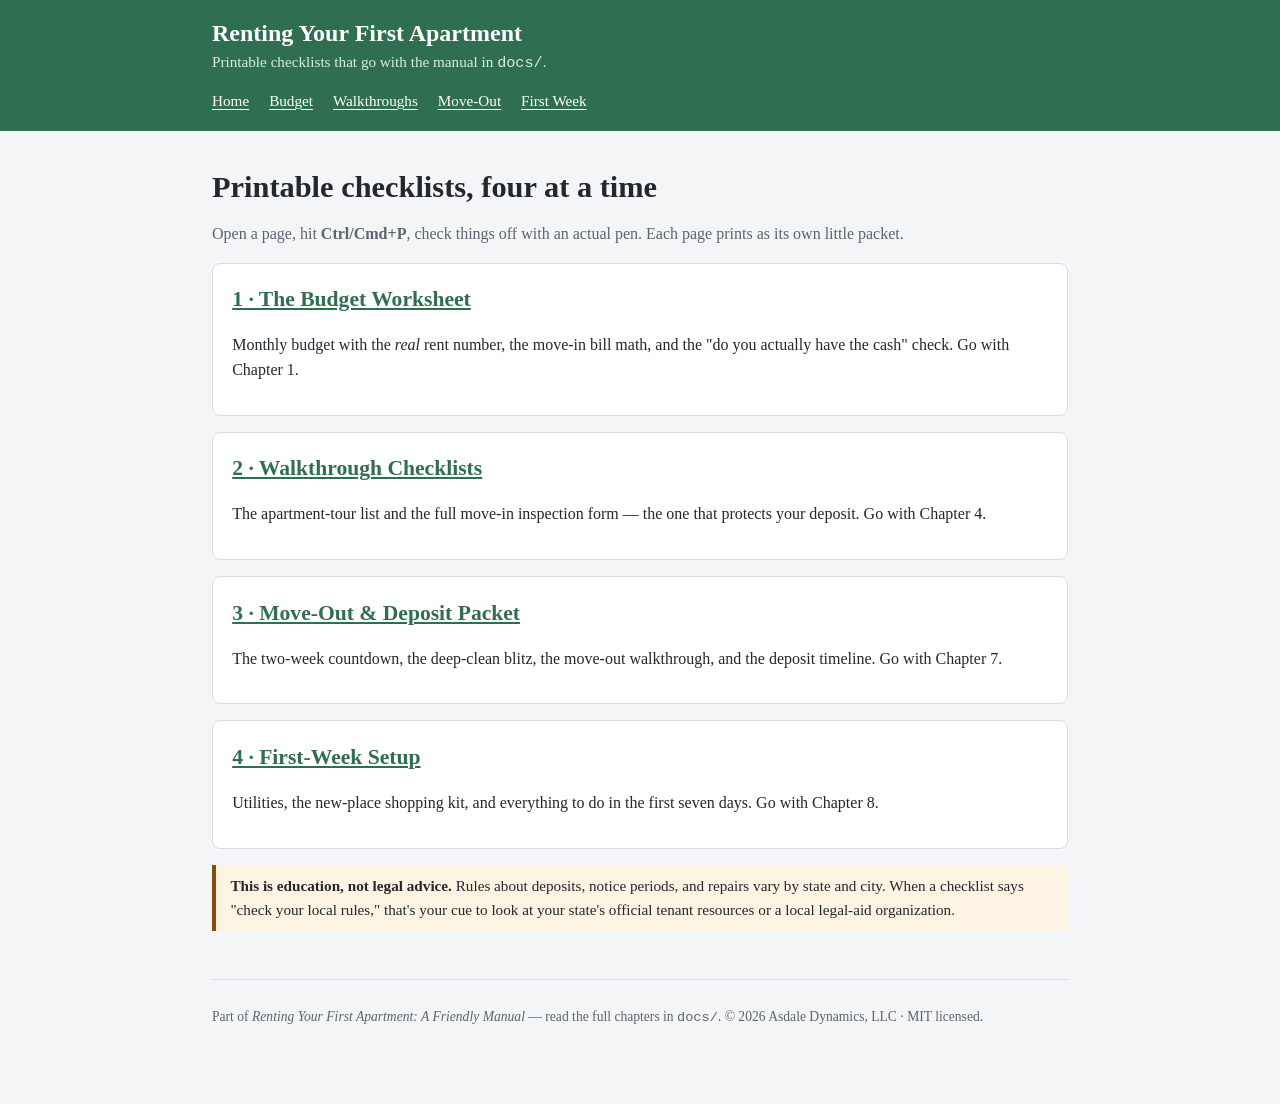
<file: site/index.html>
<!DOCTYPE html>
<html lang="en">
<head>
<meta charset="utf-8">
<meta name="viewport" content="width=device-width, initial-scale=1">
<title>Renting Your First Apartment — Printable Checklists</title>
<meta name="description" content="Free printable checklists and worksheets for renting your first apartment: budget math, walkthroughs, move-out, and the first week. Plain English, no legal advice.">
<link rel="stylesheet" href="style.css">
</head>
<body>
<header class="site-header">
  <div class="wrap">
    <h1>Renting Your First Apartment</h1>
    <p>Printable checklists that go with the manual in <code>docs/</code>.</p>
    <nav class="site-nav">
      <a href="index.html">Home</a>
      <a href="budget.html">Budget</a>
      <a href="walkthrough.html">Walkthroughs</a>
      <a href="moveout.html">Move-Out</a>
      <a href="firstweek.html">First Week</a>
    </nav>
  </div>
</header>

<main class="wrap">
  <h1>Printable checklists, four at a time</h1>
  <p class="muted">Open a page, hit <strong>Ctrl/Cmd+P</strong>, check things off with an
  actual pen. Each page prints as its own little packet.</p>

  <div class="card first">
    <h2><a href="budget.html">1 · The Budget Worksheet</a></h2>
    <p>Monthly budget with the <em>real</em> rent number, the move-in bill math, and the
    "do you actually have the cash" check. Go with Chapter 1.</p>
  </div>

  <div class="card">
    <h2><a href="walkthrough.html">2 · Walkthrough Checklists</a></h2>
    <p>The apartment-tour list and the full move-in inspection form — the one that
    protects your deposit. Go with Chapter 4.</p>
  </div>

  <div class="card">
    <h2><a href="moveout.html">3 · Move-Out &amp; Deposit Packet</a></h2>
    <p>The two-week countdown, the deep-clean blitz, the move-out walkthrough, and the
    deposit timeline. Go with Chapter 7.</p>
  </div>

  <div class="card">
    <h2><a href="firstweek.html">4 · First-Week Setup</a></h2>
    <p>Utilities, the new-place shopping kit, and everything to do in the first seven
    days. Go with Chapter 8.</p>
  </div>

  <div class="disclaimer">
    <strong>This is education, not legal advice.</strong> Rules about deposits,
    notice periods, and repairs vary by state and city. When a checklist says
    "check your local rules," that's your cue to look at your state's official
    tenant resources or a local legal-aid organization.
  </div>

  <footer class="site-footer">
    <p>Part of <em>Renting Your First Apartment: A Friendly Manual</em> — read the full
    chapters in <code>docs/</code>. © 2026 Asdale Dynamics, LLC · MIT licensed.</p>
  </footer>
</main>
</body>
</html>
</file>
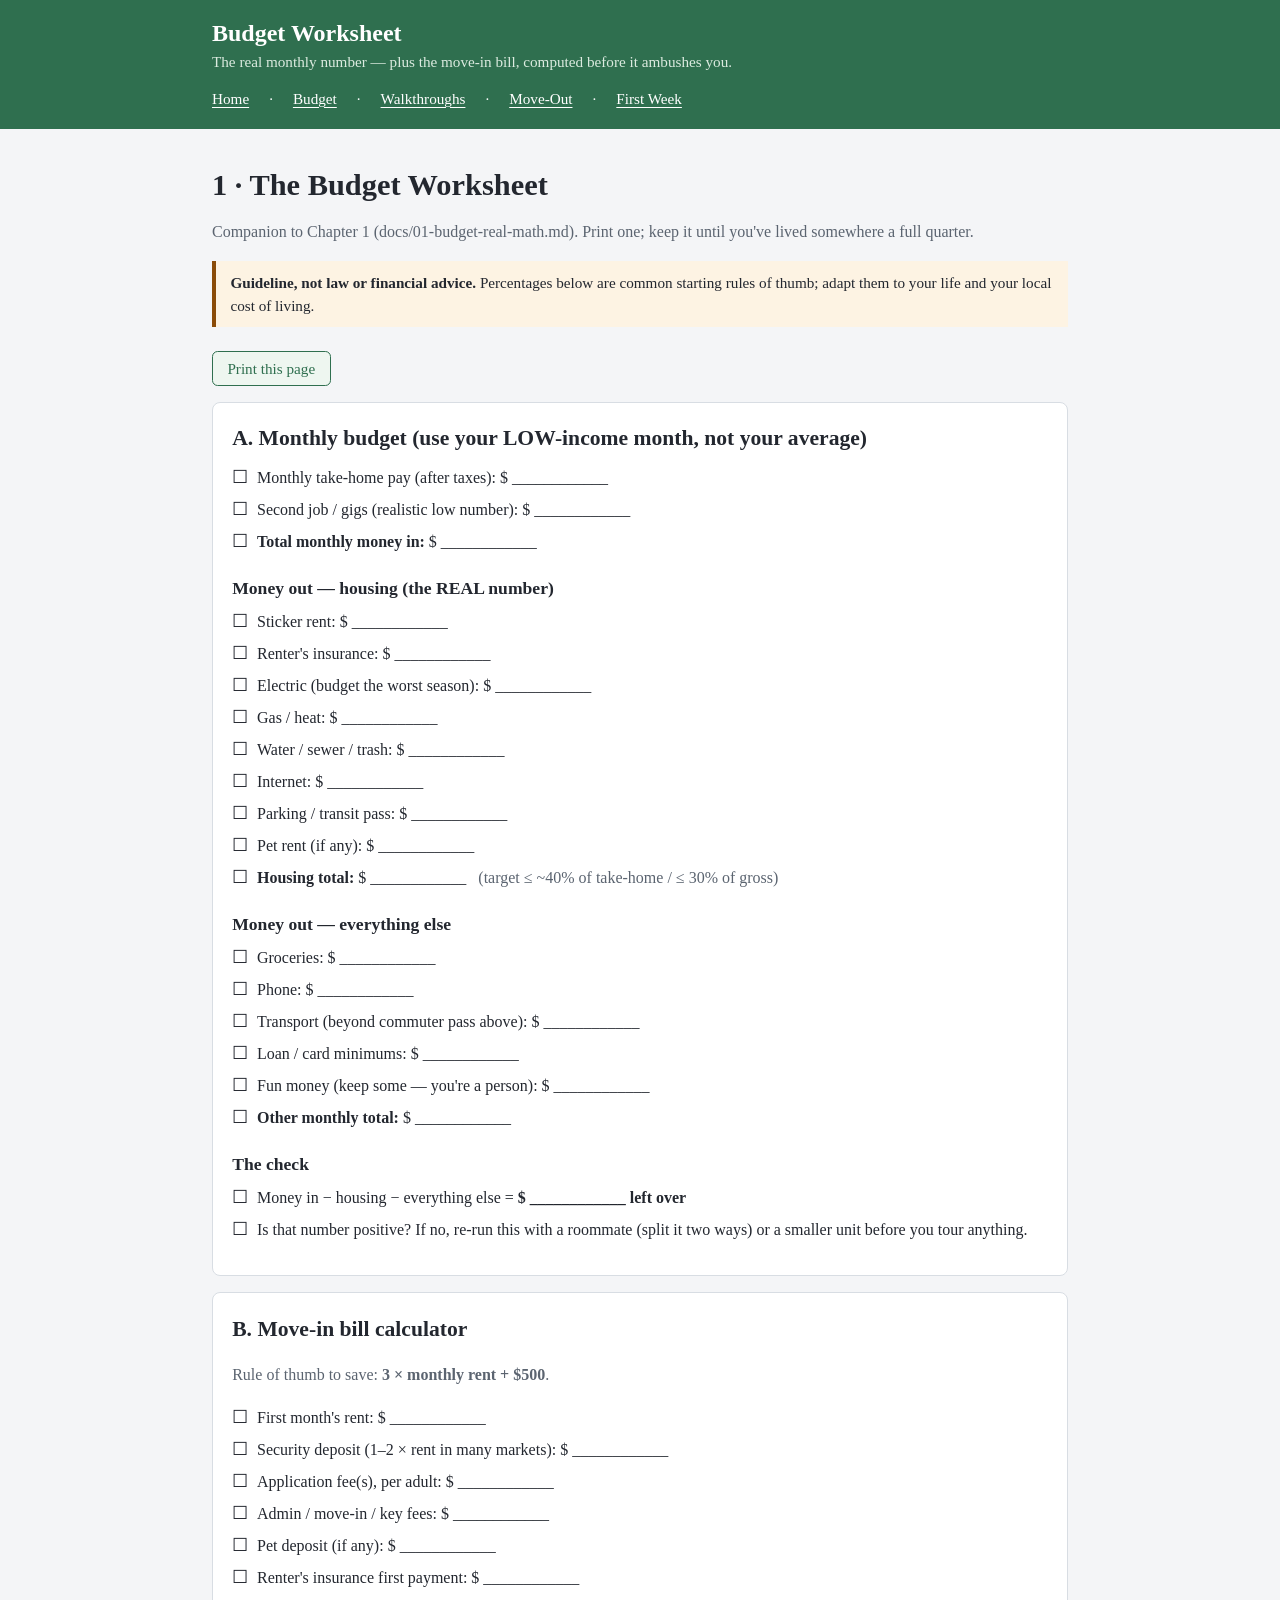
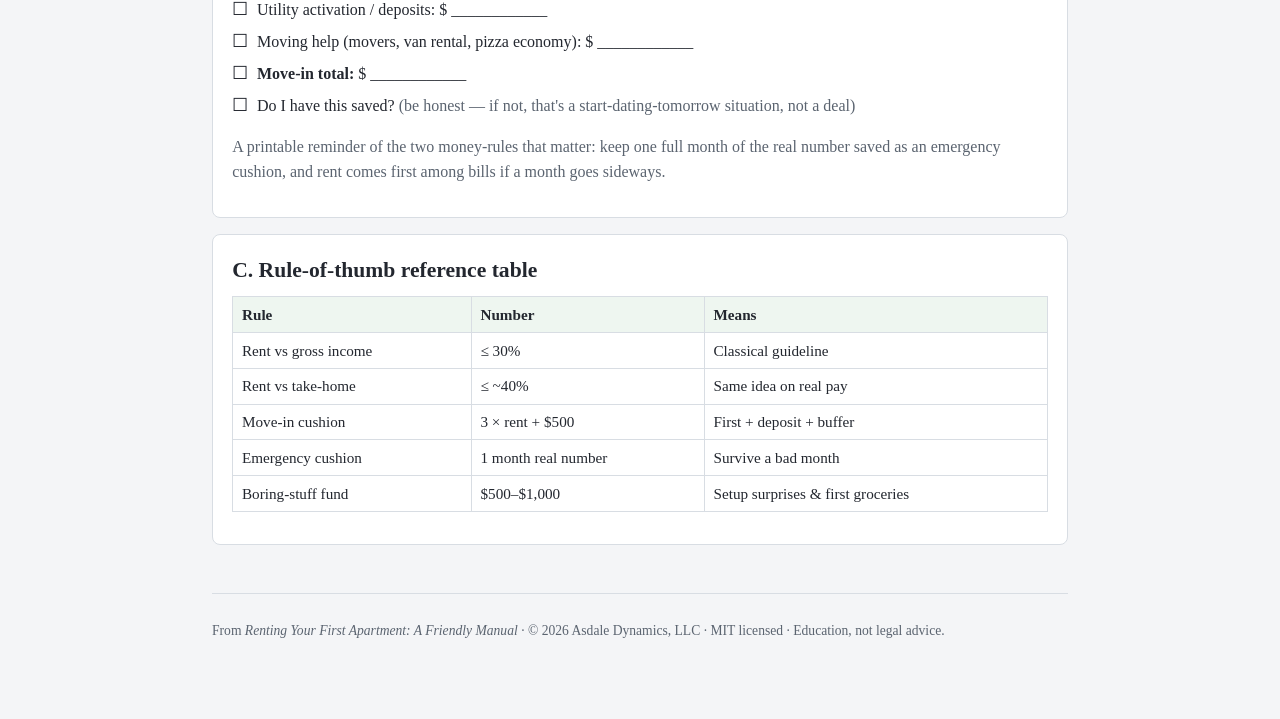
<file: site/budget.html>
<!DOCTYPE html>
<html lang="en">
<head>
<meta charset="utf-8">
<meta name="viewport" content="width=device-width, initial-scale=1">
<title>Budget Worksheet — Renting Your First Apartment</title>
<meta name="description" content="Printable monthly budget worksheet and move-in cost calculator for first-time renters.">
<link rel="stylesheet" href="style.css">
</head>
<body>
<header class="site-header">
  <div class="wrap">
    <h1>Budget Worksheet</h1>
    <p>The real monthly number — plus the move-in bill, computed before it ambushes you.</p>
    <nav class="site-nav">
      <a href="index.html">Home</a> ·
      <a href="budget.html">Budget</a> ·
      <a href="walkthrough.html">Walkthroughs</a> ·
      <a href="moveout.html">Move-Out</a> ·
      <a href="firstweek.html">First Week</a>
    </nav>
  </div>
</header>

<main class="wrap">
  <h1>1 · The Budget Worksheet</h1>
  <p class="muted">Companion to Chapter 1 (docs/01-budget-real-math.md). Print one; keep it until
  you've lived somewhere a full quarter.</p>

  <div class="disclaimer">
    <strong>Guideline, not law or financial advice.</strong> Percentages below are common
    starting rules of thumb; adapt them to your life and your local cost of living.
  </div>

  <form class="pdfbar no-print" onsubmit="return window.print()"><button type="submit">Print this page</button></form>

  <div class="card first">
    <h2>A. Monthly budget (use your LOW-income month, not your average)</h2>
    <ul class="checklist">
      <li>Monthly take-home pay (after taxes): $ ____________</li>
      <li>Second job / gigs (realistic low number): $ ____________</li>
      <li><strong>Total monthly money in:</strong> $ ____________</li>
    </ul>

    <h3>Money out — housing (the REAL number)</h3>
    <ul class="checklist">
      <li>Sticker rent: $ ____________</li>
      <li>Renter's insurance: $ ____________</li>
      <li>Electric (budget the worst season): $ ____________</li>
      <li>Gas / heat: $ ____________</li>
      <li>Water / sewer / trash: $ ____________</li>
      <li>Internet: $ ____________</li>
      <li>Parking / transit pass: $ ____________</li>
      <li>Pet rent (if any): $ ____________</li>
      <li><strong>Housing total:</strong> $ ____________ &nbsp;
        <span class="muted">(target ≤ ~40% of take-home / ≤ 30% of gross)</span></li>
    </ul>

    <h3>Money out — everything else</h3>
    <ul class="checklist">
      <li>Groceries: $ ____________</li>
      <li>Phone: $ ____________</li>
      <li>Transport (beyond commuter pass above): $ ____________</li>
      <li>Loan / card minimums: $ ____________</li>
      <li>Fun money (keep some — you're a person): $ ____________</li>
      <li><strong>Other monthly total:</strong> $ ____________</li>
    </ul>

    <h3>The check</h3>
    <ul class="checklist">
      <li>Money in − housing − everything else = <strong>$ ____________ left over</strong></li>
      <li>Is that number positive? If no, re-run this with a roommate (split it two ways) or a smaller unit before you tour anything.</li>
    </ul>
  </div>

  <div class="card">
    <h2>B. Move-in bill calculator</h2>
    <p class="muted">Rule of thumb to save: <strong>3 × monthly rent + $500</strong>.</p>
    <ul class="checklist">
      <li>First month's rent: $ ____________</li>
      <li>Security deposit (1–2 × rent in many markets): $ ____________</li>
      <li>Application fee(s), per adult: $ ____________</li>
      <li>Admin / move-in / key fees: $ ____________</li>
      <li>Pet deposit (if any): $ ____________</li>
      <li>Renter's insurance first payment: $ ____________</li>
      <li>Utility activation / deposits: $ ____________</li>
      <li>Moving help (movers, van rental, pizza economy): $ ____________</li>
      <li><strong>Move-in total:</strong> $ ____________</li>
      <li>Do I have this saved? <span class="muted">(be honest — if not, that's a start-dating-tomorrow situation, not a deal)</span></li>
    </ul>
    <p class="muted">A printable reminder of the two money-rules that matter: keep one full
    month of the real number saved as an emergency cushion, and rent comes first among
    bills if a month goes sideways.</p>
  </div>

  <div class="card">
    <h2>C. Rule-of-thumb reference table</h2>
    <table class="plain">
      <tr><th>Rule</th><th>Number</th><th>Means</th></tr>
      <tr><td>Rent vs gross income</td><td>≤ 30%</td><td>Classical guideline</td></tr>
      <tr><td>Rent vs take-home</td><td>≤ ~40%</td><td>Same idea on real pay</td></tr>
      <tr><td>Move-in cushion</td><td>3 × rent + $500</td><td>First + deposit + buffer</td></tr>
      <tr><td>Emergency cushion</td><td>1 month real number</td><td>Survive a bad month</td></tr>
      <tr><td>Boring-stuff fund</td><td>$500–$1,000</td><td>Setup surprises &amp; first groceries</td></tr>
    </table>
  </div>

  <footer class="site-footer">
    <p>From <em>Renting Your First Apartment: A Friendly Manual</em> ·
    © 2026 Asdale Dynamics, LLC · MIT licensed · Education, not legal advice.</p>
  </footer>
</main>
</body>
</html>
</file>
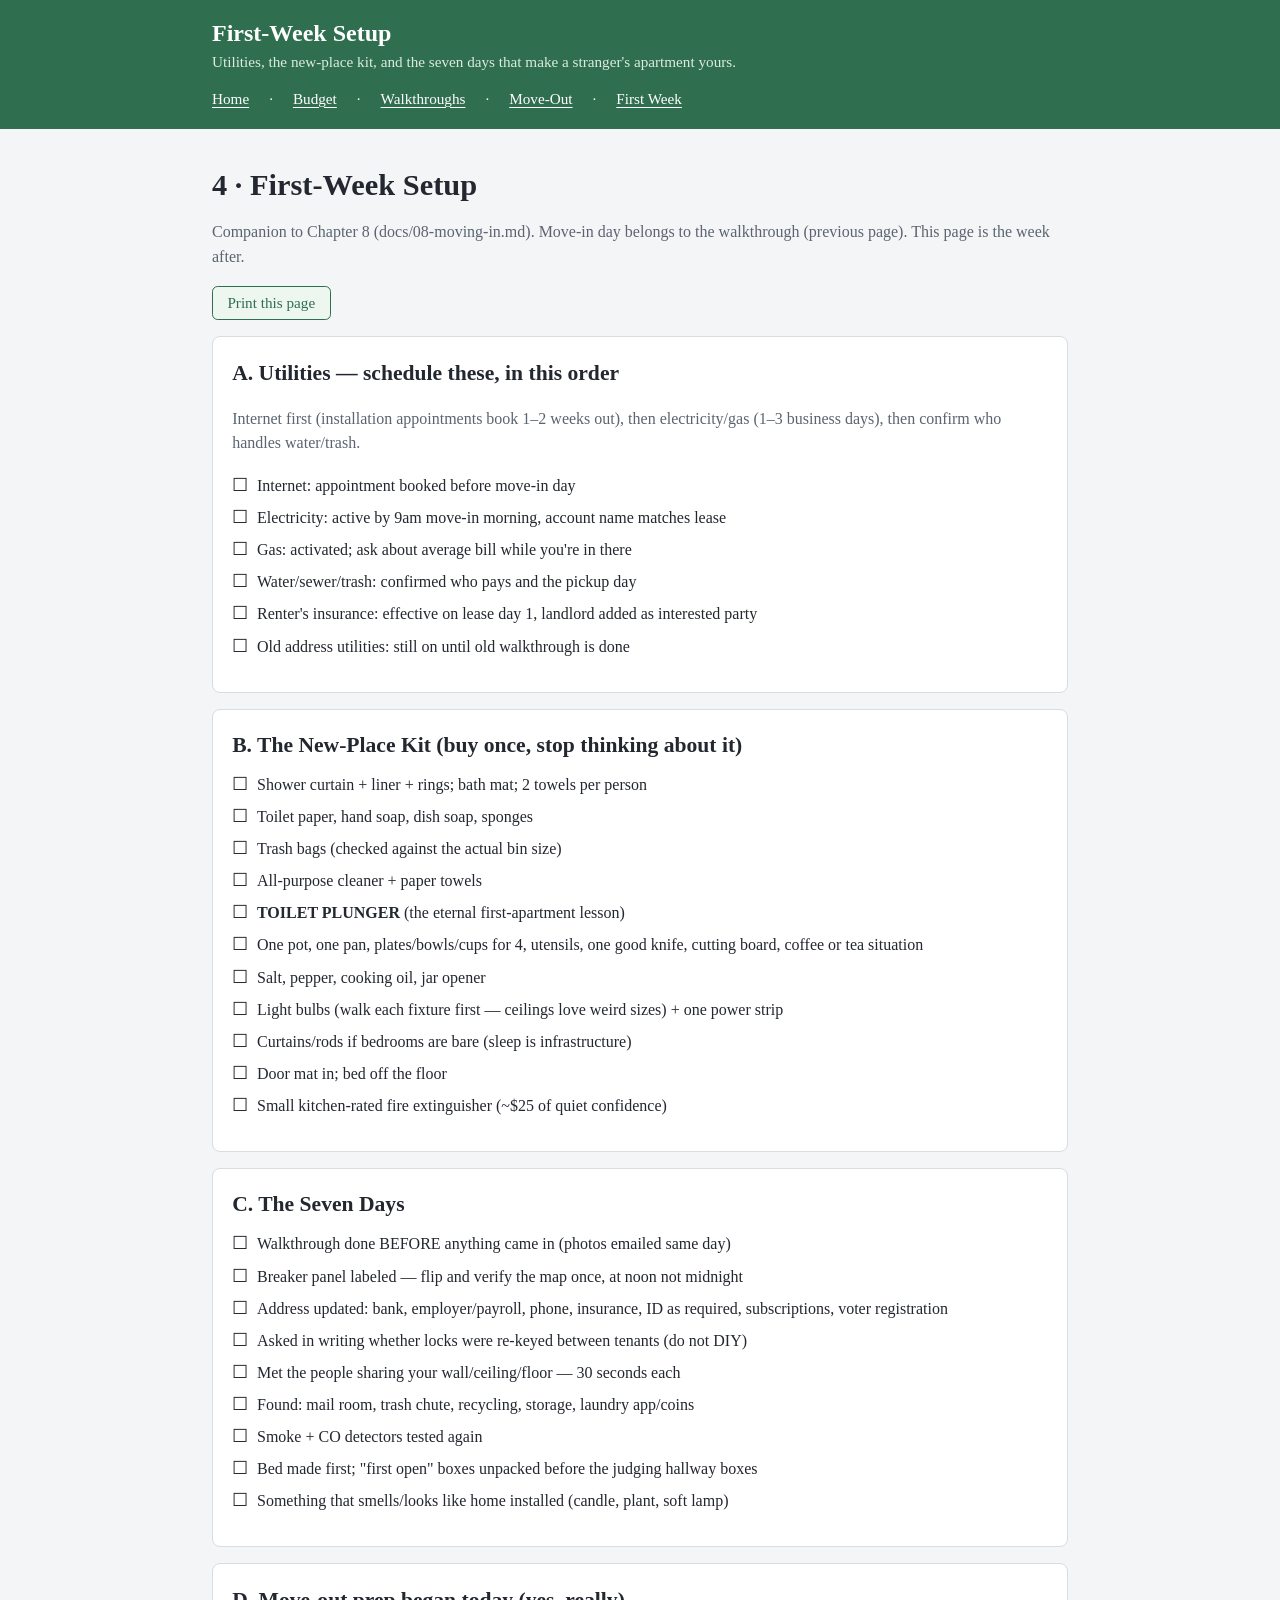
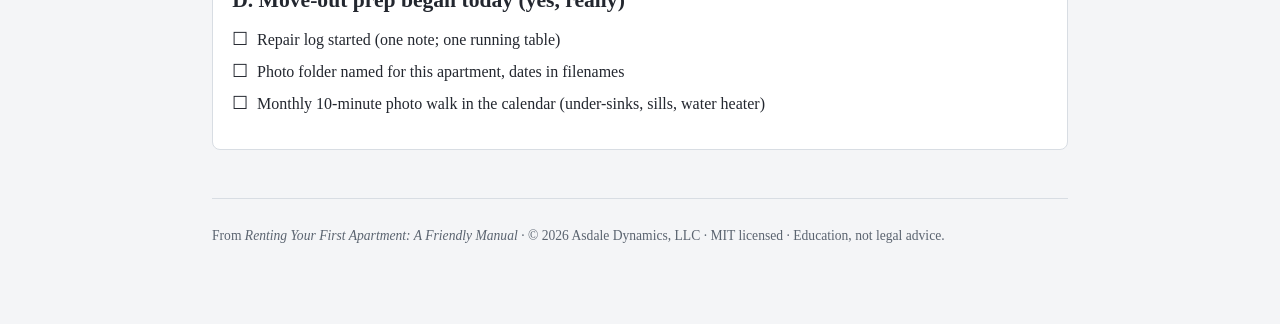
<file: site/firstweek.html>
<!DOCTYPE html>
<html lang="en">
<head>
<meta charset="utf-8">
<meta name="viewport" content="width=device-width, initial-scale=1">
<title>First-Week Setup — Renting Your First Apartment</title>
<meta name="description" content="Printable first-week checklist: utilities, the new-place shopping kit, and everything to do in your first seven days.">
<link rel="stylesheet" href="style.css">
</head>
<body>
<header class="site-header">
  <div class="wrap">
    <h1>First-Week Setup</h1>
    <p>Utilities, the new-place kit, and the seven days that make a stranger's apartment
    yours.</p>
    <nav class="site-nav">
      <a href="index.html">Home</a> ·
      <a href="budget.html">Budget</a> ·
      <a href="walkthrough.html">Walkthroughs</a> ·
      <a href="moveout.html">Move-Out</a> ·
      <a href="firstweek.html">First Week</a>
    </nav>
  </div>
</header>

<main class="wrap">
  <h1>4 · First-Week Setup</h1>
  <p class="muted">Companion to Chapter 8 (docs/08-moving-in.md). Move-in day belongs to the
  walkthrough (previous page). This page is the week after.</p>

  <form class="pdfbar no-print" onsubmit="return window.print()"><button type="submit">Print this page</button></form>

  <div class="card first">
    <h2>A. Utilities — schedule these, in this order</h2>
    <p class="muted">Internet first (installation appointments book 1–2 weeks out), then
    electricity/gas (1–3 business days), then confirm who handles water/trash.</p>
    <ul class="checklist">
      <li>Internet: appointment booked before move-in day</li>
      <li>Electricity: active by 9am move-in morning, account name matches lease</li>
      <li>Gas: activated; ask about average bill while you're in there</li>
      <li>Water/sewer/trash: confirmed who pays and the pickup day</li>
      <li>Renter's insurance: effective on lease day 1, landlord added as interested party</li>
      <li>Old address utilities: still on until old walkthrough is done</li>
    </ul>
  </div>

  <div class="card">
    <h2>B. The New-Place Kit (buy once, stop thinking about it)</h2>
    <ul class="checklist">
      <li>Shower curtain + liner + rings; bath mat; 2 towels per person</li>
      <li>Toilet paper, hand soap, dish soap, sponges</li>
      <li>Trash bags (checked against the actual bin size)</li>
      <li>All-purpose cleaner + paper towels</li>
      <li><strong>TOILET PLUNGER</strong> (the eternal first-apartment lesson)</li>
      <li>One pot, one pan, plates/bowls/cups for 4, utensils, one good knife,
      cutting board, coffee or tea situation</li>
      <li>Salt, pepper, cooking oil, jar opener</li>
      <li>Light bulbs (walk each fixture first — ceilings love weird sizes) +
      one power strip</li>
      <li>Curtains/rods if bedrooms are bare (sleep is infrastructure)</li>
      <li>Door mat in; bed off the floor</li>
      <li>Small kitchen-rated fire extinguisher (~$25 of quiet confidence)</li>
    </ul>
  </div>

  <div class="card">
    <h2>C. The Seven Days</h2>
    <ul class="checklist">
      <li>Walkthrough done BEFORE anything came in (photos emailed same day)</li>
      <li>Breaker panel labeled — flip and verify the map once, at noon not midnight</li>
      <li>Address updated: bank, employer/payroll, phone, insurance, ID as required,
      subscriptions, voter registration</li>
      <li>Asked in writing whether locks were re-keyed between tenants (do not DIY)</li>
      <li>Met the people sharing your wall/ceiling/floor — 30 seconds each</li>
      <li>Found: mail room, trash chute, recycling, storage, laundry app/coins</li>
      <li>Smoke + CO detectors tested again</li>
      <li>Bed made first; "first open" boxes unpacked before the judging hallway boxes</li>
      <li>Something that smells/looks like home installed (candle, plant, soft lamp)</li>
    </ul>
  </div>

  <div class="card">
    <h2>D. Move-out prep began today (yes, really)</h2>
    <ul class="checklist">
      <li>Repair log started (one note; one running table)</li>
      <li>Photo folder named for this apartment, dates in filenames</li>
      <li>Monthly 10-minute photo walk in the calendar (under-sinks, sills, water heater)</li>
    </ul>
  </div>

  <footer class="site-footer">
    <p>From <em>Renting Your First Apartment: A Friendly Manual</em> ·
    © 2026 Asdale Dynamics, LLC · MIT licensed · Education, not legal advice.</p>
  </footer>
</main>
</body>
</html>
</file>
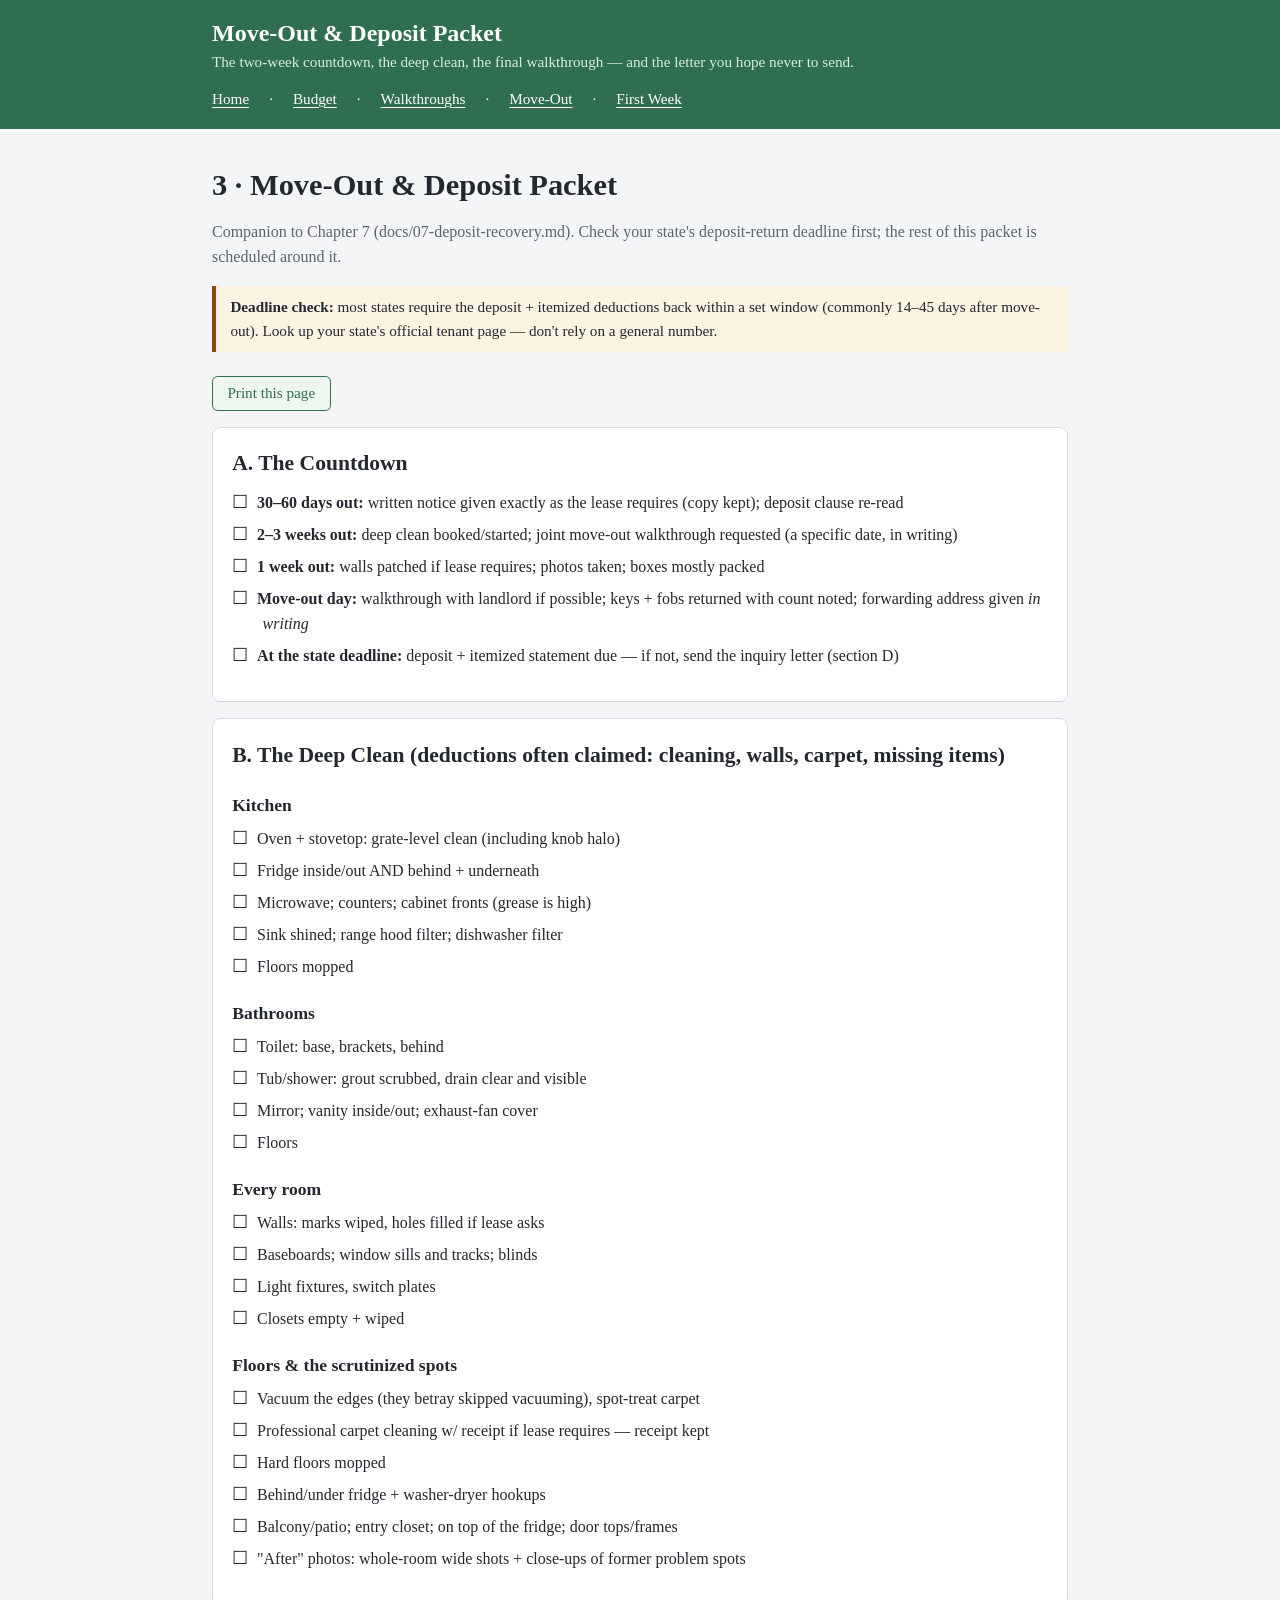
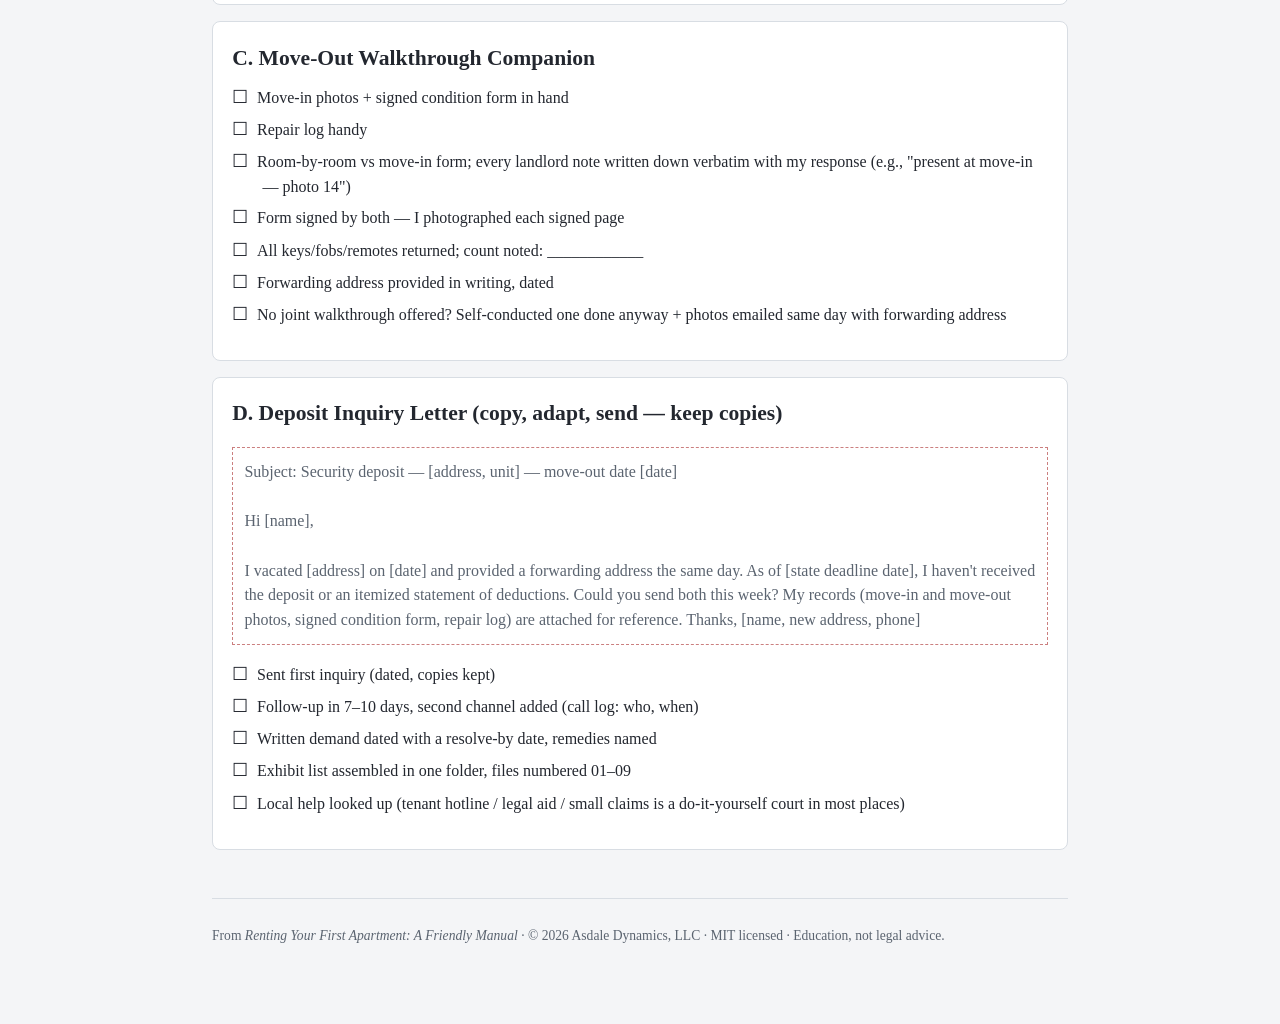
<file: site/moveout.html>
<!DOCTYPE html>
<html lang="en">
<head>
<meta charset="utf-8">
<meta name="viewport" content="width=device-width, initial-scale=1">
<title>Move-Out &amp; Deposit Packet — Renting Your First Apartment</title>
<meta name="description" content="Printable move-out countdown, deep-clean checklist, walkthrough form, and deposit recovery inquiry letter.">
<link rel="stylesheet" href="style.css">
</head>
<body>
<header class="site-header">
  <div class="wrap">
    <h1>Move-Out &amp; Deposit Packet</h1>
    <p>The two-week countdown, the deep clean, the final walkthrough — and the letter
    you hope never to send.</p>
    <nav class="site-nav">
      <a href="index.html">Home</a> ·
      <a href="budget.html">Budget</a> ·
      <a href="walkthrough.html">Walkthroughs</a> ·
      <a href="moveout.html">Move-Out</a> ·
      <a href="firstweek.html">First Week</a>
    </nav>
  </div>
</header>

<main class="wrap">
  <h1>3 · Move-Out &amp; Deposit Packet</h1>
  <p class="muted">Companion to Chapter 7 (docs/07-deposit-recovery.md). Check your state's
  deposit-return deadline first; the rest of this packet is scheduled around it.</p>

  <div class="disclaimer">
    <strong>Deadline check:</strong> most states require the deposit + itemized
    deductions back within a set window (commonly 14–45 days after move-out). Look up
    your state's official tenant page — don't rely on a general number.
  </div>

  <form class="pdfbar no-print" onsubmit="return window.print()"><button type="submit">Print this page</button></form>

  <div class="card first">
    <h2>A. The Countdown</h2>
    <ul class="checklist">
      <li><strong>30–60 days out:</strong> written notice given exactly as the lease
      requires (copy kept); deposit clause re-read</li>
      <li><strong>2–3 weeks out:</strong> deep clean booked/started; joint move-out
      walkthrough requested (a specific date, in writing)</li>
      <li><strong>1 week out:</strong> walls patched if lease requires; photos taken;
      boxes mostly packed</li>
      <li><strong>Move-out day:</strong> walkthrough with landlord if possible; keys +
      fobs returned with count noted; forwarding address given <em>in writing</em></li>
      <li><strong>At the state deadline:</strong> deposit + itemized statement due —
      if not, send the inquiry letter (section D)</li>
    </ul>
  </div>

  <div class="card">
    <h2>B. The Deep Clean (deductions often claimed: cleaning, walls, carpet, missing items)</h2>
    <h3>Kitchen</h3>
    <ul class="checklist">
      <li>Oven + stovetop: grate-level clean (including knob halo)</li>
      <li>Fridge inside/out AND behind + underneath</li>
      <li>Microwave; counters; cabinet fronts (grease is high)</li>
      <li>Sink shined; range hood filter; dishwasher filter</li>
      <li>Floors mopped</li>
    </ul>
    <h3>Bathrooms</h3>
    <ul class="checklist">
      <li>Toilet: base, brackets, behind</li>
      <li>Tub/shower: grout scrubbed, drain clear and visible</li>
      <li>Mirror; vanity inside/out; exhaust-fan cover</li>
      <li>Floors</li>
    </ul>
    <h3>Every room</h3>
    <ul class="checklist">
      <li>Walls: marks wiped, holes filled if lease asks</li>
      <li>Baseboards; window sills and tracks; blinds</li>
      <li>Light fixtures, switch plates</li>
      <li>Closets empty + wiped</li>
    </ul>
    <h3>Floors &amp; the scrutinized spots</h3>
    <ul class="checklist">
      <li>Vacuum the edges (they betray skipped vacuuming), spot-treat carpet</li>
      <li>Professional carpet cleaning w/ receipt if lease requires — receipt kept</li>
      <li>Hard floors mopped</li>
      <li>Behind/under fridge + washer-dryer hookups</li>
      <li>Balcony/patio; entry closet; on top of the fridge; door tops/frames</li>
      <li>"After" photos: whole-room wide shots + close-ups of former problem spots</li>
    </ul>
  </div>

  <div class="card">
    <h2>C. Move-Out Walkthrough Companion</h2>
    <ul class="checklist">
      <li>Move-in photos + signed condition form in hand</li>
      <li>Repair log handy</li>
      <li>Room-by-room vs move-in form; every landlord note written down verbatim with
      my response (e.g., "present at move-in — photo 14")</li>
      <li>Form signed by both — I photographed each signed page</li>
      <li>All keys/fobs/remotes returned; count noted: ____________</li>
      <li>Forwarding address provided in writing, dated</li>
      <li>No joint walkthrough offered? Self-conducted one done anyway + photos emailed
      same day with forwarding address</li>
    </ul>
  </div>

  <div class="card">
    <h2>D. Deposit Inquiry Letter (copy, adapt, send — keep copies)</h2>
    <p class="muted" style="border:1px dashed #cb7f7f; padding:.7rem; font-family:Georgia,serif;">
    Subject: Security deposit — [address, unit] — move-out date [date]<br><br>
    Hi [name],<br><br>
    I vacated [address] on [date] and provided a forwarding address the same day. As of
    [state deadline date], I haven't received the deposit or an itemized statement of
    deductions. Could you send both this week? My records (move-in and move-out photos,
    signed condition form, repair log) are attached for reference. Thanks, [name, new
    address, phone]</p>
    <ul class="checklist">
      <li>Sent first inquiry (dated, copies kept)</li>
      <li>Follow-up in 7–10 days, second channel added (call log: who, when)</li>
      <li>Written demand dated with a resolve-by date, remedies named</li>
      <li>Exhibit list assembled in one folder, files numbered 01–09</li>
      <li>Local help looked up (tenant hotline / legal aid / small claims is a
      do-it-yourself court in most places)</li>
    </ul>
  </div>

  <footer class="site-footer">
    <p>From <em>Renting Your First Apartment: A Friendly Manual</em> ·
    © 2026 Asdale Dynamics, LLC · MIT licensed · Education, not legal advice.</p>
  </footer>
</main>
</body>
</html>
</file>
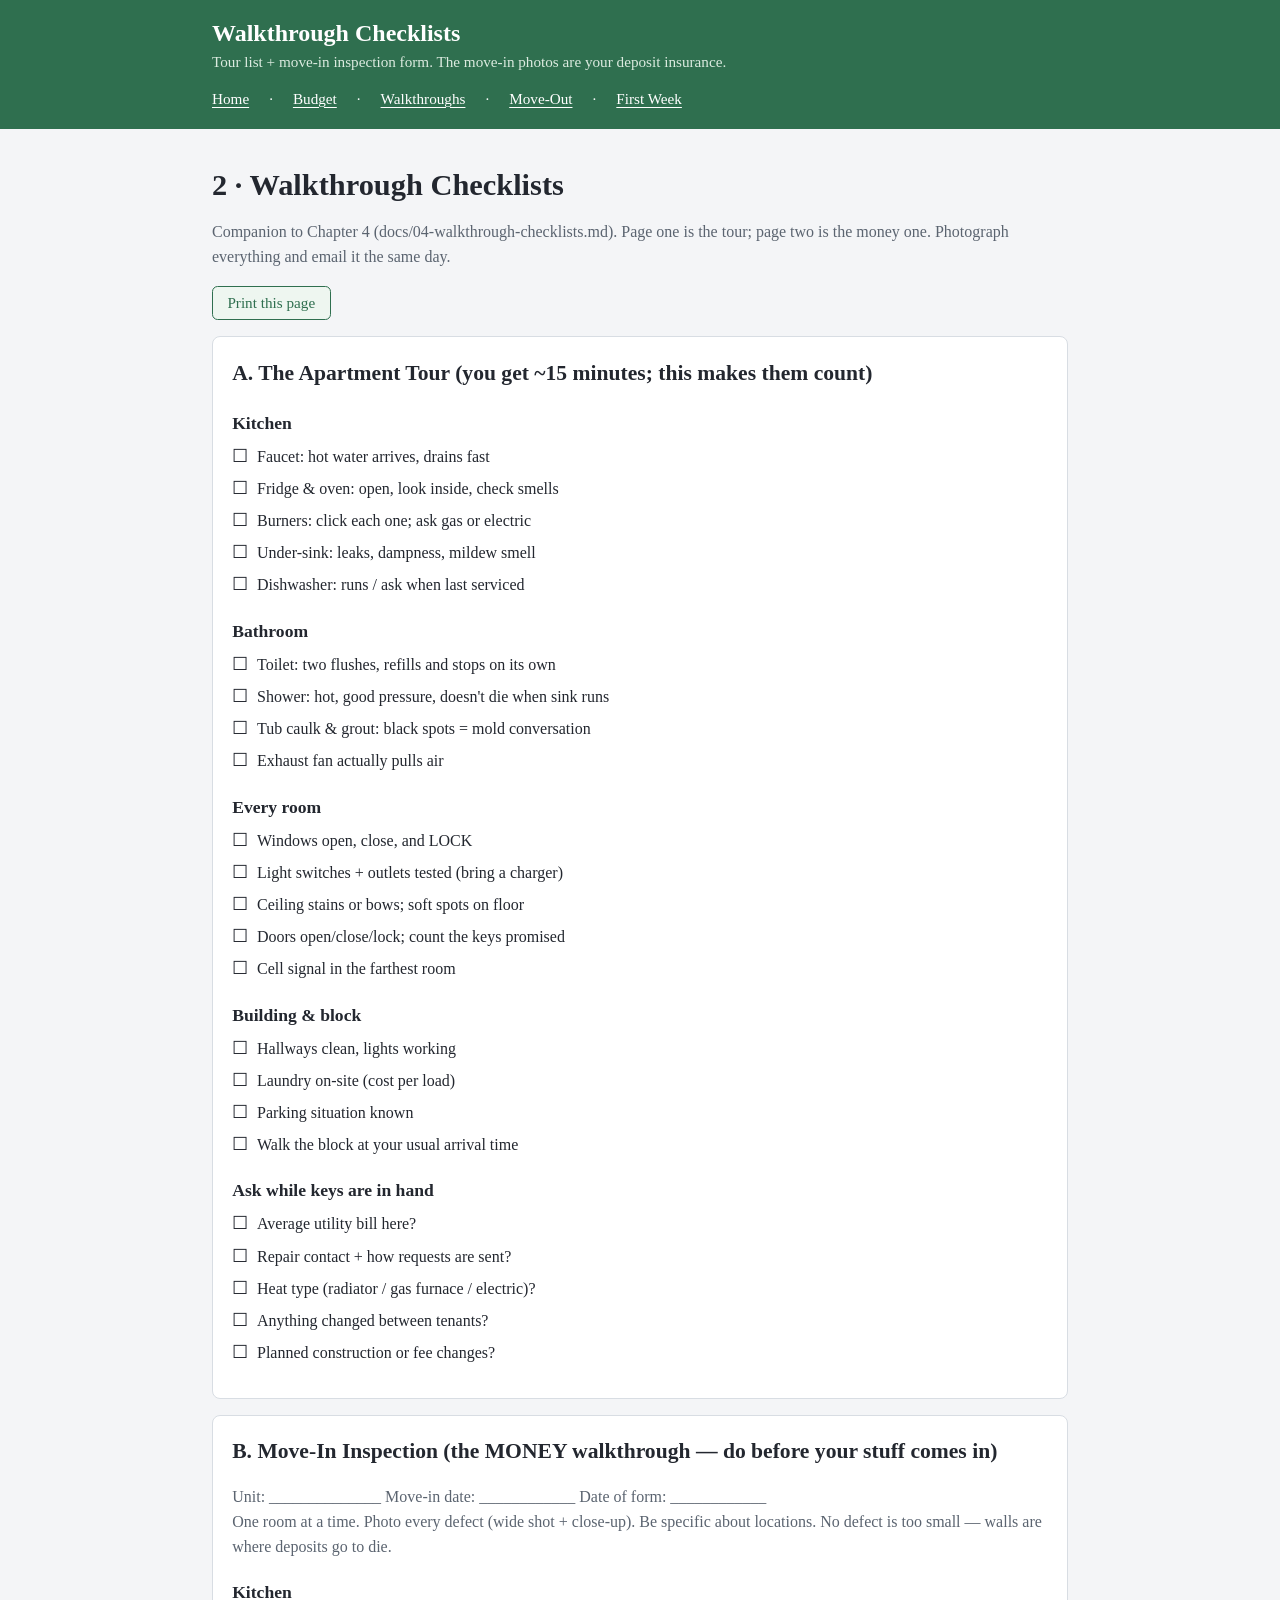
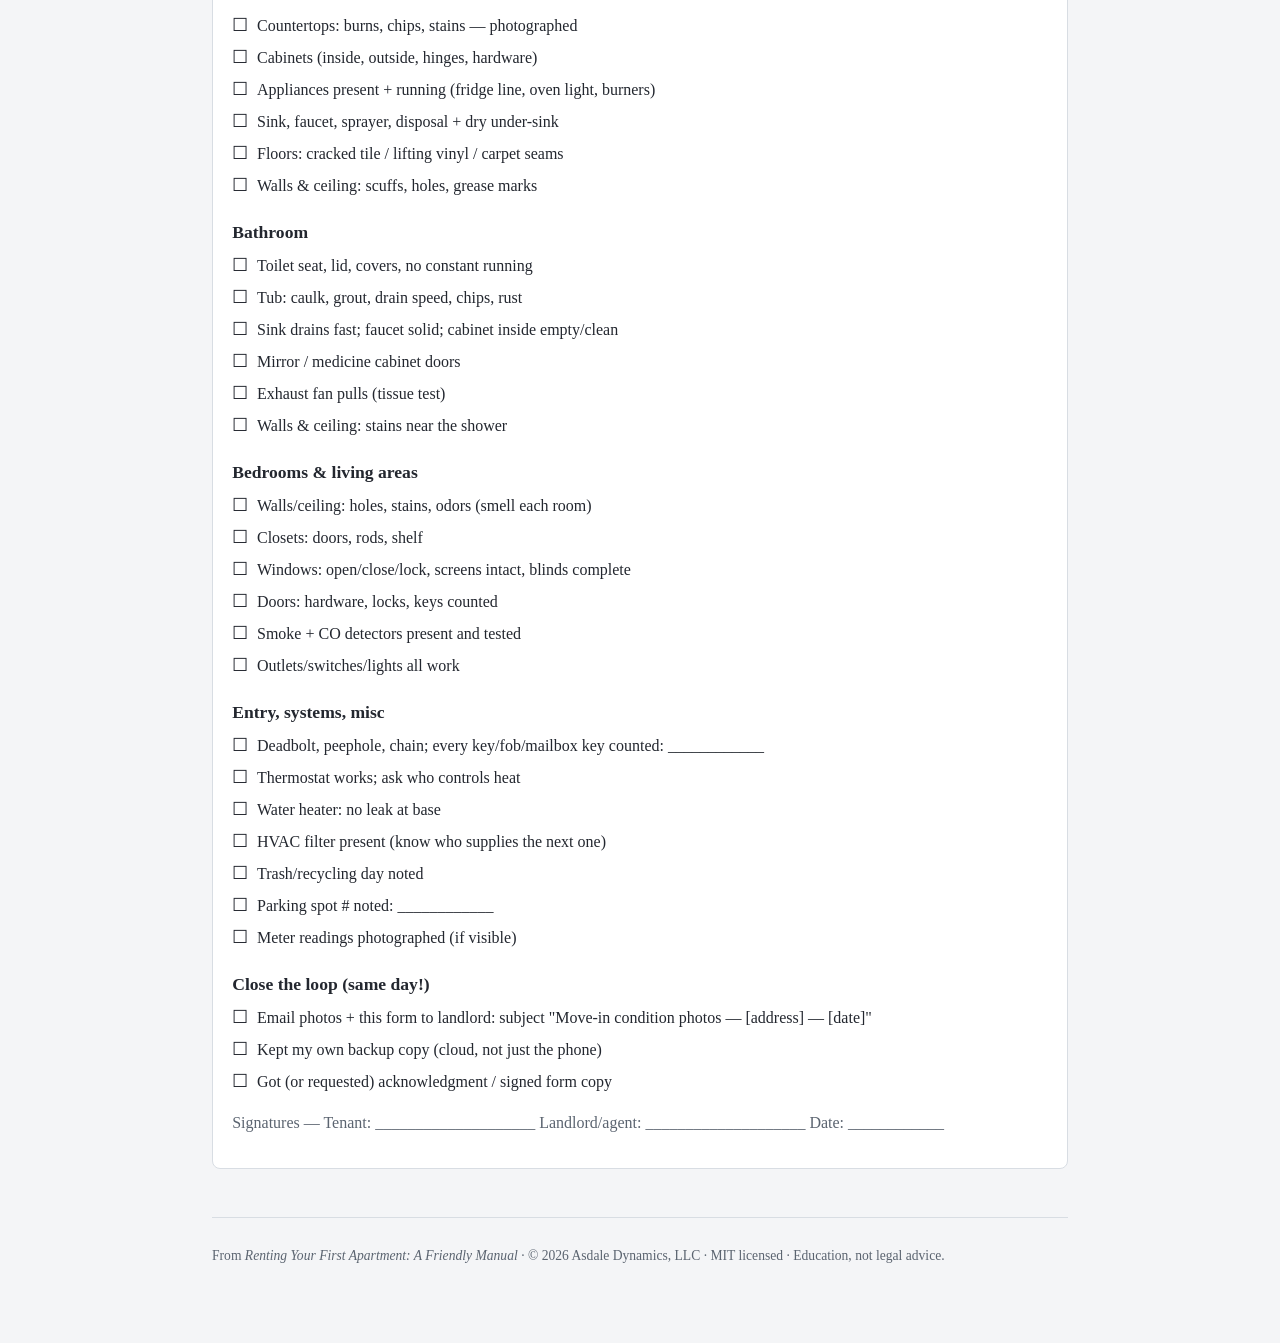
<file: site/walkthrough.html>
<!DOCTYPE html>
<html lang="en">
<head>
<meta charset="utf-8">
<meta name="viewport" content="width=device-width, initial-scale=1">
<title>Walkthrough Checklists — Renting Your First Apartment</title>
<meta name="description" content="Printable apartment tour and move-in inspection checklists that protect your security deposit.">
<link rel="stylesheet" href="style.css">
</head>
<body>
<header class="site-header">
  <div class="wrap">
    <h1>Walkthrough Checklists</h1>
    <p>Tour list + move-in inspection form. The move-in photos are your deposit insurance.</p>
    <nav class="site-nav">
      <a href="index.html">Home</a> ·
      <a href="budget.html">Budget</a> ·
      <a href="walkthrough.html">Walkthroughs</a> ·
      <a href="moveout.html">Move-Out</a> ·
      <a href="firstweek.html">First Week</a>
    </nav>
  </div>
</header>

<main class="wrap">
  <h1>2 · Walkthrough Checklists</h1>
  <p class="muted">Companion to Chapter 4 (docs/04-walkthrough-checklists.md). Page one is the
  tour; page two is the money one. Photograph everything and email it the same day.</p>

  <form class="pdfbar no-print" onsubmit="return window.print()"><button type="submit">Print this page</button></form>

  <div class="card first">
    <h2>A. The Apartment Tour (you get ~15 minutes; this makes them count)</h2>
    <h3>Kitchen</h3>
    <ul class="checklist">
      <li>Faucet: hot water arrives, drains fast</li>
      <li>Fridge &amp; oven: open, look inside, check smells</li>
      <li>Burners: click each one; ask gas or electric</li>
      <li>Under-sink: leaks, dampness, mildew smell</li>
      <li>Dishwasher: runs / ask when last serviced</li>
    </ul>
    <h3>Bathroom</h3>
    <ul class="checklist">
      <li>Toilet: two flushes, refills and stops on its own</li>
      <li>Shower: hot, good pressure, doesn't die when sink runs</li>
      <li>Tub caulk &amp; grout: black spots = mold conversation</li>
      <li>Exhaust fan actually pulls air</li>
    </ul>
    <h3>Every room</h3>
    <ul class="checklist">
      <li>Windows open, close, and LOCK</li>
      <li>Light switches + outlets tested (bring a charger)</li>
      <li>Ceiling stains or bows; soft spots on floor</li>
      <li>Doors open/close/lock; count the keys promised</li>
      <li>Cell signal in the farthest room</li>
    </ul>
    <h3>Building &amp; block</h3>
    <ul class="checklist">
      <li>Hallways clean, lights working</li>
      <li>Laundry on-site (cost per load)</li>
      <li>Parking situation known</li>
      <li>Walk the block at your usual arrival time</li>
    </ul>
    <h3>Ask while keys are in hand</h3>
    <ul class="checklist">
      <li>Average utility bill here?</li>
      <li>Repair contact + how requests are sent?</li>
      <li>Heat type (radiator / gas furnace / electric)?</li>
      <li>Anything changed between tenants?</li>
      <li>Planned construction or fee changes?</li>
    </ul>
  </div>

  <div class="card">
    <h2>B. Move-In Inspection (the MONEY walkthrough — do before your stuff comes in)</h2>
    <p class="muted">Unit: ______________ Move-in date: ____________ Date of form: ____________<br>
    One room at a time. Photo every defect (wide shot + close-up). Be specific about
    locations. No defect is too small — walls are where deposits go to die.</p>

    <h3>Kitchen</h3>
    <ul class="checklist">
      <li>Countertops: burns, chips, stains — photographed</li>
      <li>Cabinets (inside, outside, hinges, hardware)</li>
      <li>Appliances present + running (fridge line, oven light, burners)</li>
      <li>Sink, faucet, sprayer, disposal + dry under-sink</li>
      <li>Floors: cracked tile / lifting vinyl / carpet seams</li>
      <li>Walls &amp; ceiling: scuffs, holes, grease marks</li>
    </ul>
    <h3>Bathroom</h3>
    <ul class="checklist">
      <li>Toilet seat, lid, covers, no constant running</li>
      <li>Tub: caulk, grout, drain speed, chips, rust</li>
      <li>Sink drains fast; faucet solid; cabinet inside empty/clean</li>
      <li>Mirror / medicine cabinet doors</li>
      <li>Exhaust fan pulls (tissue test)</li>
      <li>Walls &amp; ceiling: stains near the shower</li>
    </ul>
    <h3>Bedrooms &amp; living areas</h3>
    <ul class="checklist">
      <li>Walls/ceiling: holes, stains, odors (smell each room)</li>
      <li>Closets: doors, rods, shelf</li>
      <li>Windows: open/close/lock, screens intact, blinds complete</li>
      <li>Doors: hardware, locks, keys counted</li>
      <li>Smoke + CO detectors present and tested</li>
      <li>Outlets/switches/lights all work</li>
    </ul>
    <h3>Entry, systems, misc</h3>
    <ul class="checklist">
      <li>Deadbolt, peephole, chain; every key/fob/mailbox key counted: ____________</li>
      <li>Thermostat works; ask who controls heat</li>
      <li>Water heater: no leak at base</li>
      <li>HVAC filter present (know who supplies the next one)</li>
      <li>Trash/recycling day noted</li>
      <li>Parking spot # noted: ____________</li>
      <li>Meter readings photographed (if visible)</li>
    </ul>
    <h3>Close the loop (same day!)</h3>
    <ul class="checklist">
      <li>Email photos + this form to landlord: subject "Move-in condition photos — [address] — [date]"</li>
      <li>Kept my own backup copy (cloud, not just the phone)</li>
      <li>Got (or requested) acknowledgment / signed form copy</li>
    </ul>
    <p class="muted">Signatures — Tenant: ____________________ Landlord/agent: ____________________ Date: ____________</p>
  </div>

  <footer class="site-footer">
    <p>From <em>Renting Your First Apartment: A Friendly Manual</em> ·
    © 2026 Asdale Dynamics, LLC · MIT licensed · Education, not legal advice.</p>
  </footer>
</main>
</body>
</html>
</file>
<file: site/style.css>
/* Rent Your First Apartment — site styles. Plain CSS, no frameworks, no trackers. */

:root {
  --ink: #23272f;
  --muted: #5b6470;
  --paper: #ffffff;
  --accent: #2f6f4f;
  --accent-soft: #eef6f0;
  --line: #d8dde3;
  --warn: #8a4b08;
  --warn-soft: #fdf3e3;
}

* { box-sizing: border-box; }

html { font-size: 16px; }

body {
  margin: 0;
  color: var(--ink);
  background: #f4f5f7;
  font-family: Georgia, "Iowan Old Style", "Times New Roman", serif;
  line-height: 1.55;
}

.wrap {
  max-width: 56rem;
  margin: 0 auto;
  padding: 1.5rem 1.25rem 4rem;
}

header.site-header {
  background: var(--accent);
  color: #fff;
  padding: 1.2rem 0;
}
header.site-header .wrap { padding-bottom: 0; padding-top: 0; }
.site-header h1 { margin: 0 0 .15rem; font-size: 1.5rem; line-height: 1.2; }
.site-header p { margin: 0; font-size: .95rem; color: #dcebe0; }
nav.site-nav { display: flex; flex-wrap: wrap; gap: .5rem 1.25rem; margin: .8rem 0 0; font-size: .95rem; }
nav.site-nav a { color: #fff; text-decoration: underline; text-underline-offset: .2em; }

h1, h2, h3 { line-height: 1.25; font-family: inherit; }
h1 { font-size: 1.9rem; margin: 1.2rem 0 .4rem; }
h2 { font-size: 1.35rem; margin: 2rem 0 .4rem; border-bottom: 2px solid var(--line); padding-bottom: .25rem; }
h3 { font-size: 1.1rem; margin: 1.4rem 0 .3rem; }

main h1:first-of-type { margin-top: .8rem; }

a { color: var(--accent); }

.muted { color: var(--muted); }
.disclaimer {
  background: var(--warn-soft);
  border-left: 4px solid var(--warn);
  padding: .6rem .9rem;
  font-size: .95rem;
  margin: 1rem 0 1.5rem;
}
.card {
  background: var(--paper);
  border: 1px solid var(--line);
  border-radius: .5rem;
  padding: 1rem 1.2rem;
  margin: 1rem 0;
}
.card h2 { border-bottom: none; margin-top: .4rem; }

.checklist { padding-left: 0; list-style: none; margin: .5rem 0 1rem; }
.checklist li {
  margin: .3rem 0;
  padding-left: 1.9rem;
  text-indent: -1.9rem;
}
.checklist li::before {
  content: "\2610"; /* ballot box */
  margin-right: .55rem;
  font-size: 1.1em;
  text-indent: 0;
  display: inline-block;
}

table.plain { border-collapse: collapse; width: 100%; margin: .5rem 0 1rem; font-size: .95rem; }
table.plain th, table.plain td { border: 1px solid var(--line); padding: .35rem .55rem; text-align: left; vertical-align: top; }
table.plain th { background: var(--accent-soft); }

footer.site-footer {
  border-top: 1px solid var(--line);
  margin-top: 3rem;
  padding-top: .8rem;
  font-size: .85rem;
  color: var(--muted);
}

form.pdfbar { margin: .6rem 0 1rem; }
form.pdfbar button {
  font-family: inherit;
  font-size: .95rem;
  padding: .45rem .9rem;
  border: 1px solid var(--accent);
  background: var(--accent-soft);
  color: var(--accent);
  border-radius: .35rem;
  cursor: pointer;
}
form.pdfbar button:hover { background: var(--accent); color: #fff; }

/* Print: clean, pen-friendly, checkbox-preserving */
@media print {
  body { background: #fff; font-size: 11.5pt; }
  .wrap { max-width: none; margin: 0; padding: 0; }
  header.site-header { background: #fff; color: var(--ink); padding: 0 0 .5rem; }
  header.site-header h1 { font-size: 15pt; }
  header.site-header p, nav.site-nav, form.pdfbar, .no-print { display: none; }
  .card { border: none; border-top: 1px solid #999; padding: .3rem 0 0; margin: .8rem 0 0; break-inside: avoid-page; page-break-before: always; }
  .card.first { page-break-before: avoid; border-top: none; }
  a { color: var(--ink); text-decoration: none; }
  .checklist li::before { content: "\2610"; }
  footer.site-footer { border: none; font-size: 8.5pt; margin-top: 1rem; }
  h2 { font-size: 12.5pt; }
  h3 { font-size: 11pt; }
  table.plain { font-size: 9.5pt; }
}
</file>
